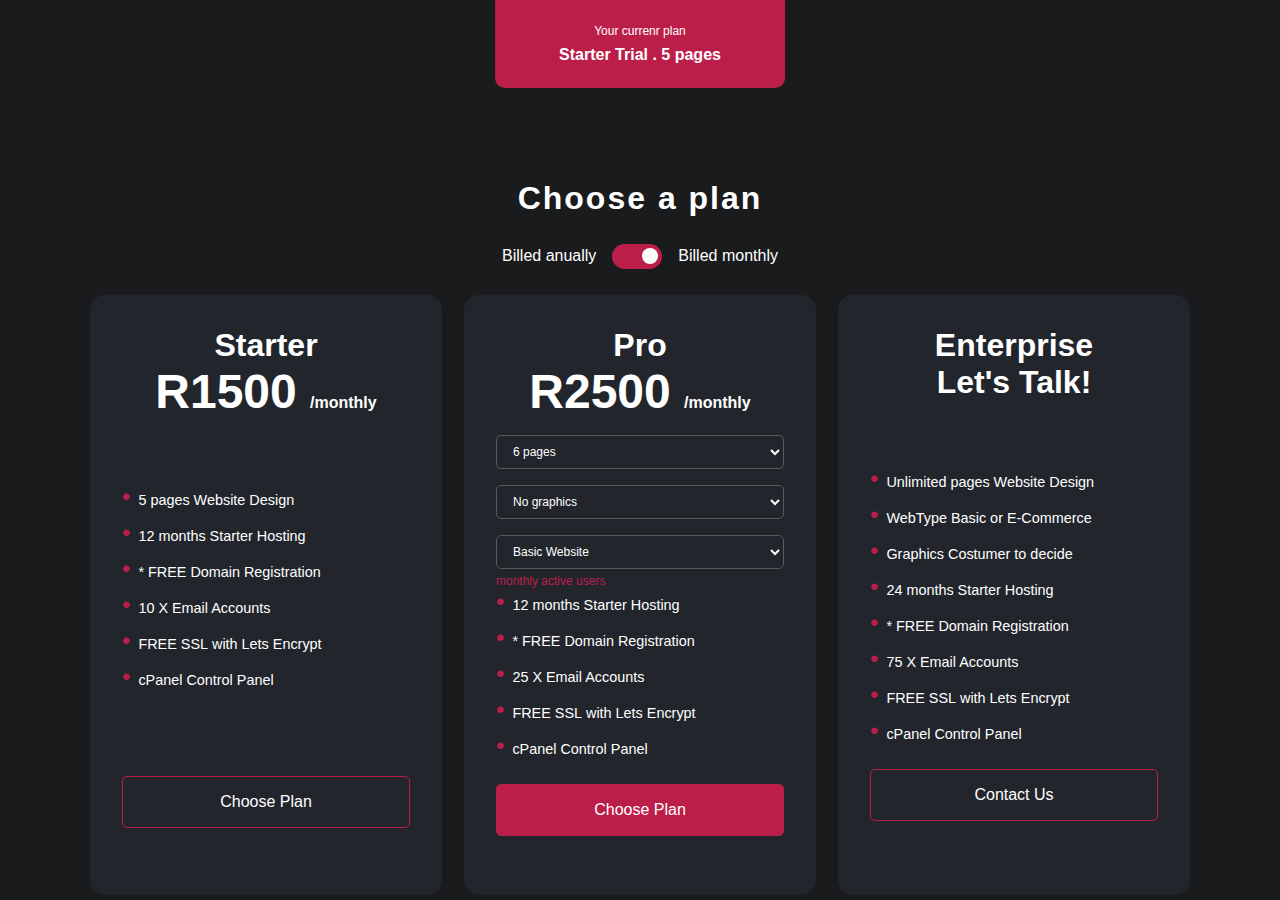
<file: index.html>
<!DOCTYPE html>
<html lang="en">
<head>
    <meta charset="UTF-8">
    <meta http-equiv="X-UA-Compatible" content="IE=edge">
    <meta name="viewport" content="width=device-width, initial-scale=1.0">
    <link rel="stylesheet" href="style.css">
    <title>Pricing Table</title>
</head>
<body>
    <div class="top-banner">
        <p class="current-plan"> Your currenr plan</p>
        <p class="current-type"> Starter Trial . 5 pages</p>
    </div>

    <div class="container">
        <h1 class="title"> Choose a plan</h1>
        <div class="toggle-switch">
            <span>Billed anually</span>
            <input type="checkbox" class="toggler">
            <span>Billed monthly</span>
        </div>

        <div class="cards">

            <!-- Starter Plan -->
            <div class="card" id="card-1">
                <h1 class="card-tittle">Starter</h1>
                <h2 class="card-price" id="Starter-price"> R1500 <span>/monthly</span></h2>
                <ul class="card-plan">
                    <li><b>5 pages</b> Website Design</li>
                    <li><b>12 months</b> Starter Hosting</li>
                    <li><b>* FREE</b> Domain Registration</li>
                    <li><b>10 X</b> Email Accounts</li>
                    <li><b>FREE SSL</b> with Lets Encrypt</li>
                    <li><b>cPanel</b> Control Panel</li>
                </ul>
                <button type="button" class="card-btn" id="paymentNextPage"> Choose Plan</button>
            </div>

            <!-- Pro Plan -->
            <div class="card active" id="card-2">
                <h1 class="card-tittle">Pro</h1>
                <h2 class="card-price" id="Pro-price"> R2500 <span>/monthly</span></h2>

                <select id="pages">
                    <option value="6">6 pages</option>
                    <option value="7">7-10 pages</option>
                    <option value="12">12 pages</option>
                    <option value="15">15 pages</option>
                </select>
                <br>
                <select id="Website-type">
                    <option value="No">No graphics</option>
                    <option value="Yes">With graphics</option>
                </select>
                <br>
                <select id="Websitetype">
                    <option value="Basic">Basic Website</option>
                    <optgroup label="E-Commerce Website">
                        <option value="Shop">Shopify</option>
                        <option value="woo">woo commerce</option>
                      </optgroup>
                </select>

                <span class="note">monthly active users</span>

                <ul class="card-plan">
                    <li><b>12 months</b> Starter Hosting</li>
                    <li><b>* FREE</b> Domain Registration</li>
                    <li><b>25 X</b> Email Accounts</li>
                    <li><b>FREE SSL</b> with Lets Encrypt</li>
                    <li><b>cPanel</b> Control Panel</li>
                </ul>
                <button type="button" class="card-btn" onclick="nextPage()"> Choose Plan</button>
            </div>

            <!-- Enterprise -->
            <div class="card" id="card-3">
                <h1 class="card-tittle">Enterprise</h1>
                <h2 class="card-price"> Let's Talk! </h2>
                <ul class="card-plan">
                    <li><b>Unlimited pages</b> Website Design</li>
                    <li><b>WebType</b> Basic or E-Commerce</li>
                    <li><b>Graphics</b> Costumer to decide</li>
                    <li><b>24 months</b> Starter Hosting</li>
                    <li><b>* FREE</b> Domain Registration</li>
                    <li><b>75 X</b> Email Accounts</li>
                    <li><b>FREE SSL</b> with Lets Encrypt</li>
                    <li><b>cPanel</b> Control Panel</li>
                </ul>
                <button type="button" class="card-btn"> Contact Us</button>
            </div>
        </div>
    </div>
    <script src="main.js"></script>
</body>
</html>
</file>
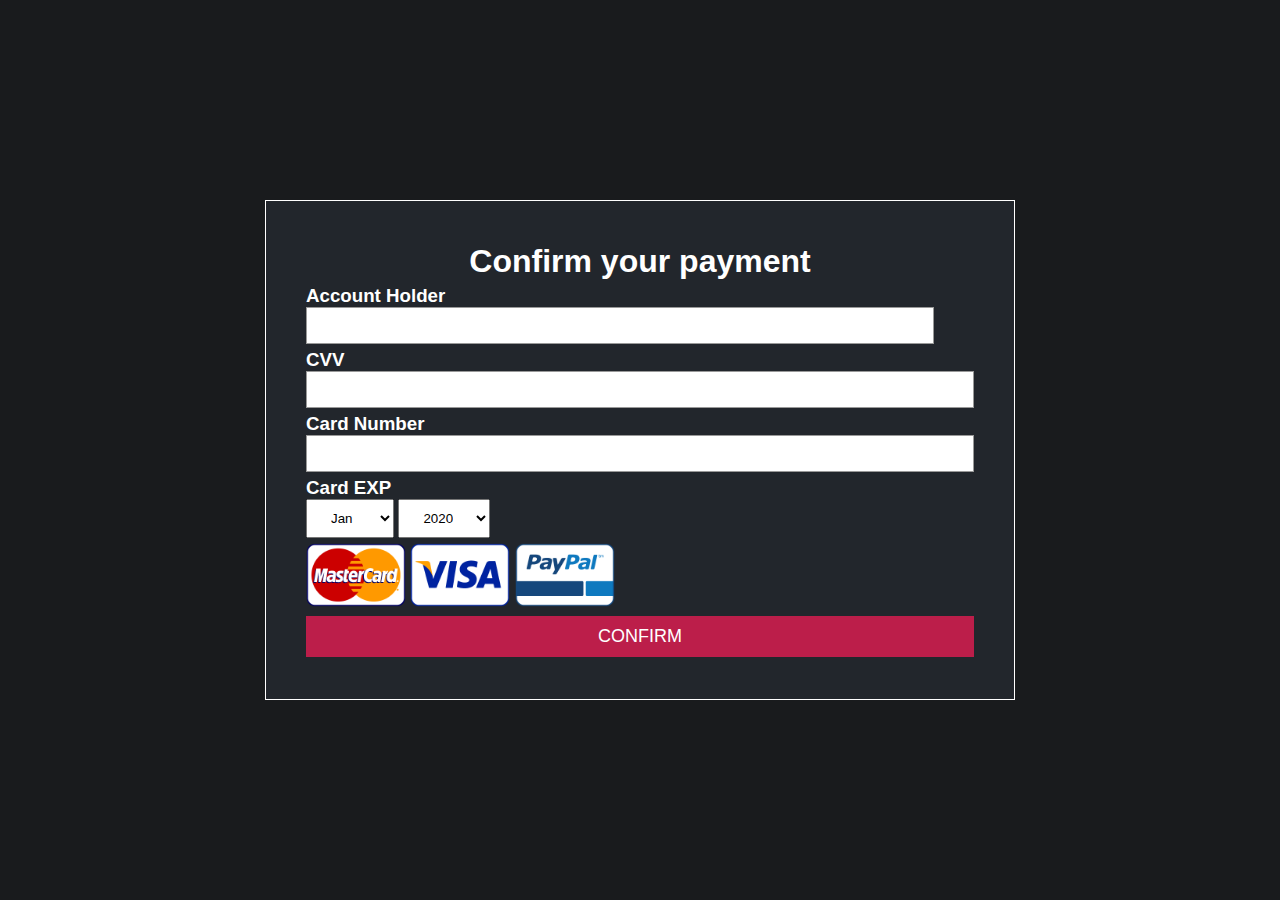
<file: payment.html>
<!DOCTYPE html>
<html lang="en">
<head>
    <meta charset="UTF-8">
    <meta http-equiv="X-UA-Compatible" content="IE=edge">
    <meta name="viewport" content="width=device-width, initial-scale=1.0">
    <link rel="stylesheet" href="styles.css">
    <title>Payments</title>
</head>
<body>
    <div class="container">
        <h1>Confirm your payment</h1>
        <div class="first-row">
            <div class="owner">
                <h3>Account Holder</h3>
                <div class="input-field">
                    <input type="text" id="a">
                </div>
            </div>
        </div>
        <div class="cvv">
            <h3>CVV</h3>
            <div class="input-field">
                <input type="password">
            </div>
        </div>
        <div class="second-row">
            <div class="card-number">
                <h3>Card Number</h3>
                <div class="input-field">
                    <input type="text">
                </div>
            </div>
        </div>
        <div class="third-row">
            <h3>Card EXP</h3>
            <div class="selection">
                <div class="date">
                    <select name="months" id="months">
                        <option value="Jan">Jan</option>
                        <option value="Feb">Feb</option>
                        <option value="Mar">Mar</option>
                        <option value="Apr">Apr</option>
                        <option value="May">May</option>
                        <option value="Jun">Jun</option>
                        <option value="Jul">Jul</option>
                        <option value="Aug">Aug</option>
                        <option value="Sep">Sep</option>
                        <option value="Oct">Oct</option>
                        <option value="Nov">Nov</option>
                        <option value="Dec">Dec</option>
                    </select>
                    <select name="years" id="years">
                        <option value="2020">2020</option>
                        <option value="2021">2021</option>
                        <option value="2022">2022</option>
                        <option value="2023">2023</option>
                        <option value="2024">2024</option>
                        <option value="2025">2025</option>
                        <option value="2026">2026</option>
                        <option value="2027">2027</option>
                        <option value="2028">2028</option>
                        <option value="2029">2029</option>
                        <option value="2030">2030</option>
                        <option value="2031">2031</option>
                        <option value="2032">2032</option>
                        <option value="2033">2033</option>
                        <option value="2034">2033<option>
                    </select>
                </div>
            </div>
        </div>
        <div class="cards">
            <img src="mc.png" alt="">
            <img src="vi.png" alt="">
            <img src="pp.png" alt="">
        </div>
        <a href="">Confirm</a>
    </div>
    <script src="main.js"></script>
</body>
</html>
</file>
<file: style.css>
* {
    margin: 0;
    padding: 0;
    box-sizing: border-box;
  }
  
  *:focus {
    outline: none;
  }
  
  ul {
    list-style: none;
  }
  
  
  body{
    font-family: Arial, Helvetica, sans-serif;
    background-color: #191b1d;
    color: white;
    height: 100vh;
    width: 100%;
    display: flex;
    justify-content: center;
    align-items: center;
  }
  
  .top-banner {
    background-color: #bc1e4a;
    position: absolute;
    padding: 1.5rem 4rem;
    top: 0;
    left: 50%;
    transform: translateX(-50%);
    text-align: center;
    border-radius: 0 0 10px 10px;
  }

  p.current-plan {
    font-size: 0.75rem;
    margin-bottom: 0.5rem;
  }

p.current-type{
    font-size: 1rem;
    font-weight: 900;
}

.container{
    text-align: center;
    width: 1100px;
    height: 60%;
}

h1.title{
    letter-spacing: 2px;
    margin-bottom: 1.5rem;
}

.toggle-switch{
    display: flex;
    height: 30px;
    width: 100%;
    justify-content: center;
    align-items: center;
    margin-bottom: 1.5rem;
}

.toggler{
    appearance: none;
    -webkit-appearance: none;
    -moz-appearance: none;
    width: 50px;
    height: 25px;
    background-color: #bc1e4a;
    border-radius: 25px;
    margin: 0 1rem;
    position: relative;
}

.toggler::before{
    content: "";
    width: 16px;
    height: 16px;
    background-color: white;
    position: absolute;
    border-radius: 50%;
    top:50%;
    transform: translateY(-50%);
    right:4px;
}

.toggler:checked:before{
    right: 55%;
}

.cards{
    display: flex;
    justify-content: space-between;
    align-items: center;
    width: 100%;
    flex-wrap: wrap;
    height: 100%;
}

.card{
    height: 600px;
    width: 32%;
    background-color: #22262C; 
    border-radius: 15px;
    padding: 2rem;
    text-align: center;
 }

 .card-title{
    font-size: 1.5rem;
    font-weight: lighter;
    margin-bottom: 1rem;
}

.card-price{
    font-size: 3rem;
    text-align: center;
}

h2>span{
    font-size: 1rem;
}

#card-3 .card-price{
    font-size: 2rem;
    margin-bottom: 4rem;
} 

#card-1 .card-price{
    margin-bottom: 4rem;
}
.card ul{
    text-align: left;
    font-size: 0.9rem;
    font-weight: lighter;
}

.card ul li:before{
    content:"•";
    margin-right: 0.5rem;
    color:#bc1e4a;
    font-size: 1.5rem;
}


.card ul li{
    margin-bottom: 0.5rem;
}

.card-btn{
    margin-top: 1rem;
    width: 100%;
    background-color: transparent;
    border: 1px solid #bc1e4a;
    color:white;
    font-size: 1rem;
    padding: 1rem;
    border-radius: 5px;
}

#card-1 .card-btn:hover, 
#card-3 .card-btn:hover, 
.active .card-btn
{
    background-color: #bc1e4a;
}

#pages{
    background: transparent;
    color:white;
    border-color: #545c5c;
    margin-top: 1rem;
    width: 100%;
    padding: 0.5rem 0.75rem;
    font-size: 0.75rem;
    border-radius: 5px;
  }
  #Website-type{
    background: transparent;
    color:white;
    border-color: #545c5c;
    margin-top: 1rem;
    width: 100%;
    padding: 0.5rem 0.75rem;
    font-size: 0.75rem;
    border-radius: 5px;
  }
#Websitetype{
    background: transparent;
    color:white;
    border-color: #545c5c;
    margin-top: 1rem;
    width: 100%;
    padding: 0.5rem 0.75rem;
    font-size: 0.75rem;
    border-radius: 5px;
  }

option{
    font-size: 1.2rem;
    background-color: #333;
}
optgroup{
    font-size: 1.2rem;
    background-color: #333;
}

.note{
    color:#bc1e4a;
    font-size: 0.75rem;
    text-align: left;
    display: block;
    margin-top: 5px;
}

#card-1 .card-btn{
    margin-top: 4.8rem;
}

@media (max-width:1112px){
    .cards{
        justify-content: center;
    }

    .card{
        width: 40%;
    margin: 2rem;
    }
}

@media (max-width:848px){
    .card{
        width:50%
    }
}

@media (max-width:674px){
    .top-banner{
        width: 70%;
    }
    .card{
        width: 70%;
    }
}

@media (max-width:500px){
    .top-banner{
        width: 90%;
    }

    .card{
        width: 90%;
    }
}
</file>
<file: styles.css>
*{
    margin: 0;
    padding: 0;
    box-sizing: border-box;
    font-family: Arial, Helvetica, sans-serif;
}

body{
    width: 100%;
    height: 100vh;
    display: flex;
    justify-content: center;
    align-items: center;
    background-color:#191b1d;
}

.container{
    width: 750px;
    height: 500px;
    border: 1px solid;
    background-color: #22262C;
    display: flex;
    flex-direction: column;
    padding: 40px;
    justify-content:space-around;
    color: white;
}

.container h1{
    text-align: center;
}

.first-row{
     display: flex;
}

.owner{
    width: 100%;
    margin-right: 40px;
}

.input-field{
    border: 1px solid #999;
}

.input-field input{
    width: 100%;
    border:none;
    outline: none;
    padding: 10px;
}

.selection{
    display: flex;
    justify-content: space-between;
    align-items: center;
}

.selection select{
    padding: 10px 20px;
}

a{
    background-color: #bc1e4a;
    color: white;
    text-align: center;
    text-transform: uppercase;
    text-decoration: none;
    padding: 10px;
    font-size: 18px;
    transition: 0.5s;
}

a:hover{
    background-color: dodgerblue;
}

.cards img{
    width: 100px;
}
</file>
